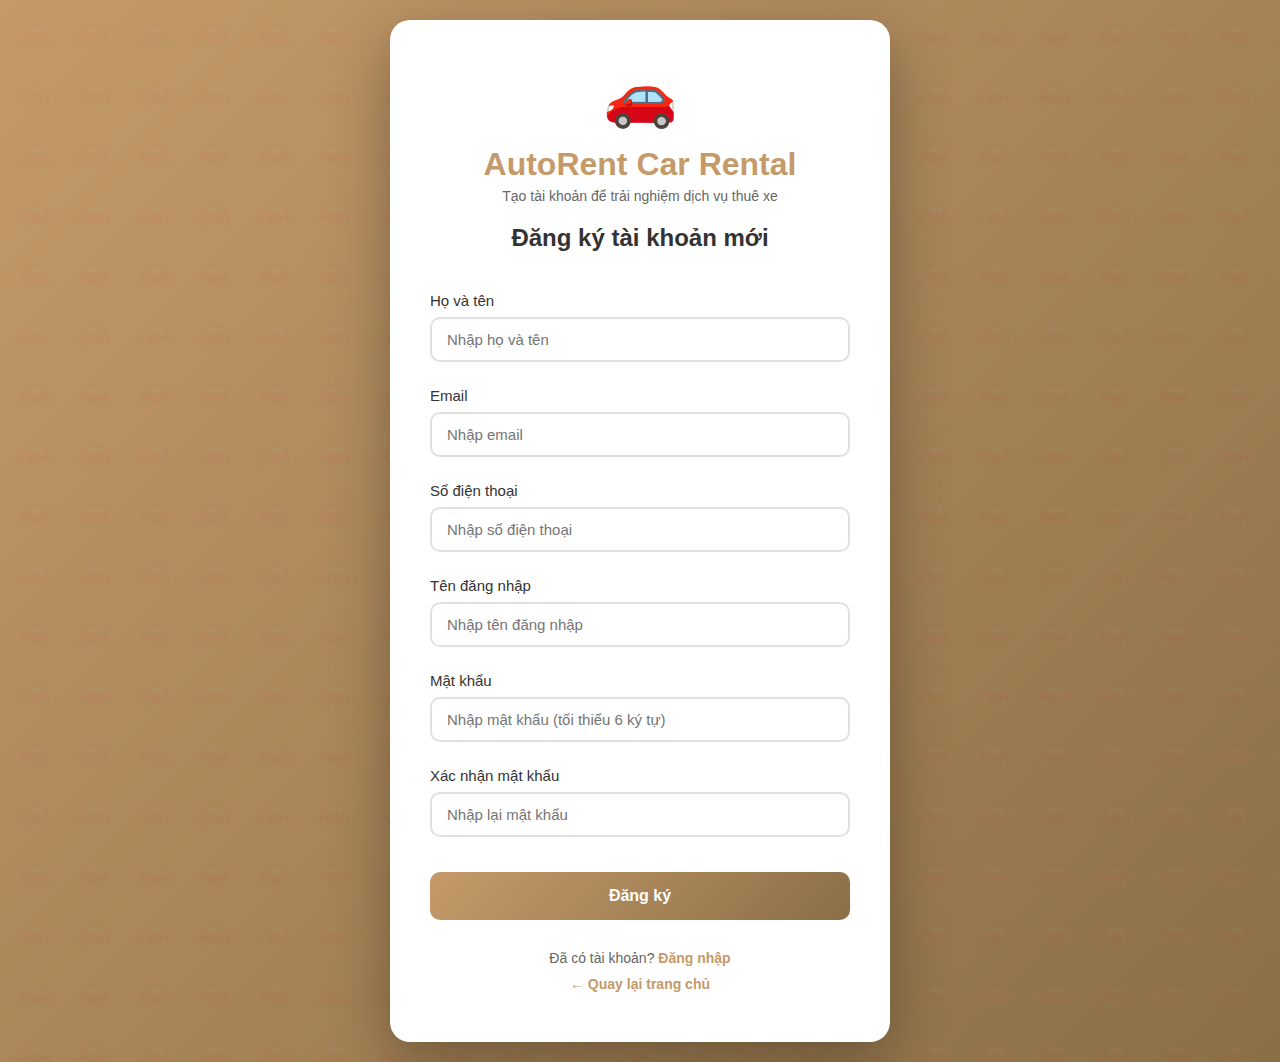
<file: dangky.html>
<!DOCTYPE html>
<html lang="vi">
<head>
    <meta charset="UTF-8">
    <meta name="viewport" content="width=device-width, initial-scale=1.0">
    <link rel="icon" type="image/x-icon" href="favicon.ico">
    <title>Đăng ký - AutoRent</title>
    <link rel="stylesheet" href="css/auth.css">
</head>
<body>
    <div class="auth-container">
        <div class="auth-box">
            <div class="auth-header">
                <div class="auth-logo">🚗</div>
                <h1>AutoRent Car Rental</h1>
                <p class="auth-subtitle">Tạo tài khoản để trải nghiệm dịch vụ thuê xe</p>
                <h2>Đăng ký tài khoản mới</h2>
            </div>

            <form id="registerForm">
                <div class="form-group">
                    <label>Họ và tên</label>
                    <input type="text" id="fullname" required placeholder="Nhập họ và tên">
                </div>

                <div class="form-group">
                    <label>Email</label>
                    <input type="email" id="email" required placeholder="Nhập email">
                </div>

                <div class="form-group">
                    <label>Số điện thoại</label>
                    <input type="tel" id="phone" required placeholder="Nhập số điện thoại">
                </div>

                <div class="form-group">
                    <label>Tên đăng nhập</label>
                    <input type="text" id="username" required placeholder="Nhập tên đăng nhập">
                </div>

                <div class="form-group">
                    <label>Mật khẩu</label>
                    <input type="password" id="password" required placeholder="Nhập mật khẩu (tối thiểu 6 ký tự)">
                </div>

                <div class="form-group">
                    <label>Xác nhận mật khẩu</label>
                    <input type="password" id="confirmPassword" required placeholder="Nhập lại mật khẩu">
                </div>

                <button type="submit" class="btn-submit">Đăng ký</button>

                <div class="auth-footer">
                    <p>Đã có tài khoản? <a href="login.html">Đăng nhập</a></p>
                    <p><a href="trangchu.html">← Quay lại trang chủ</a></p>
                </div>
            </form>
        </div>
    </div>

    <script src="js/auth.js"></script>
    <script>
        document.getElementById('registerForm').addEventListener('submit', function(e) {
            e.preventDefault();
            
            const fullname = document.getElementById('fullname').value;
            const email = document.getElementById('email').value;
            const phone = document.getElementById('phone').value;
            const username = document.getElementById('username').value;
            const password = document.getElementById('password').value;
            const confirmPassword = document.getElementById('confirmPassword').value;

            if (password.length < 6) {
                alert('Mật khẩu phải có ít nhất 6 ký tự!');
                return;
            }

            if (password !== confirmPassword) {
                alert('Mật khẩu xác nhận không khớp!');
                return;
            }

            if (register(username, password, fullname, email, phone)) {
                alert('Đăng ký thành công! Vui lòng đăng nhập.');
                window.location.href = 'login.html';
            } else {
                alert('Tên đăng nhập đã tồn tại!');
            }
        });
    </script>
</body>
</html>
</file>
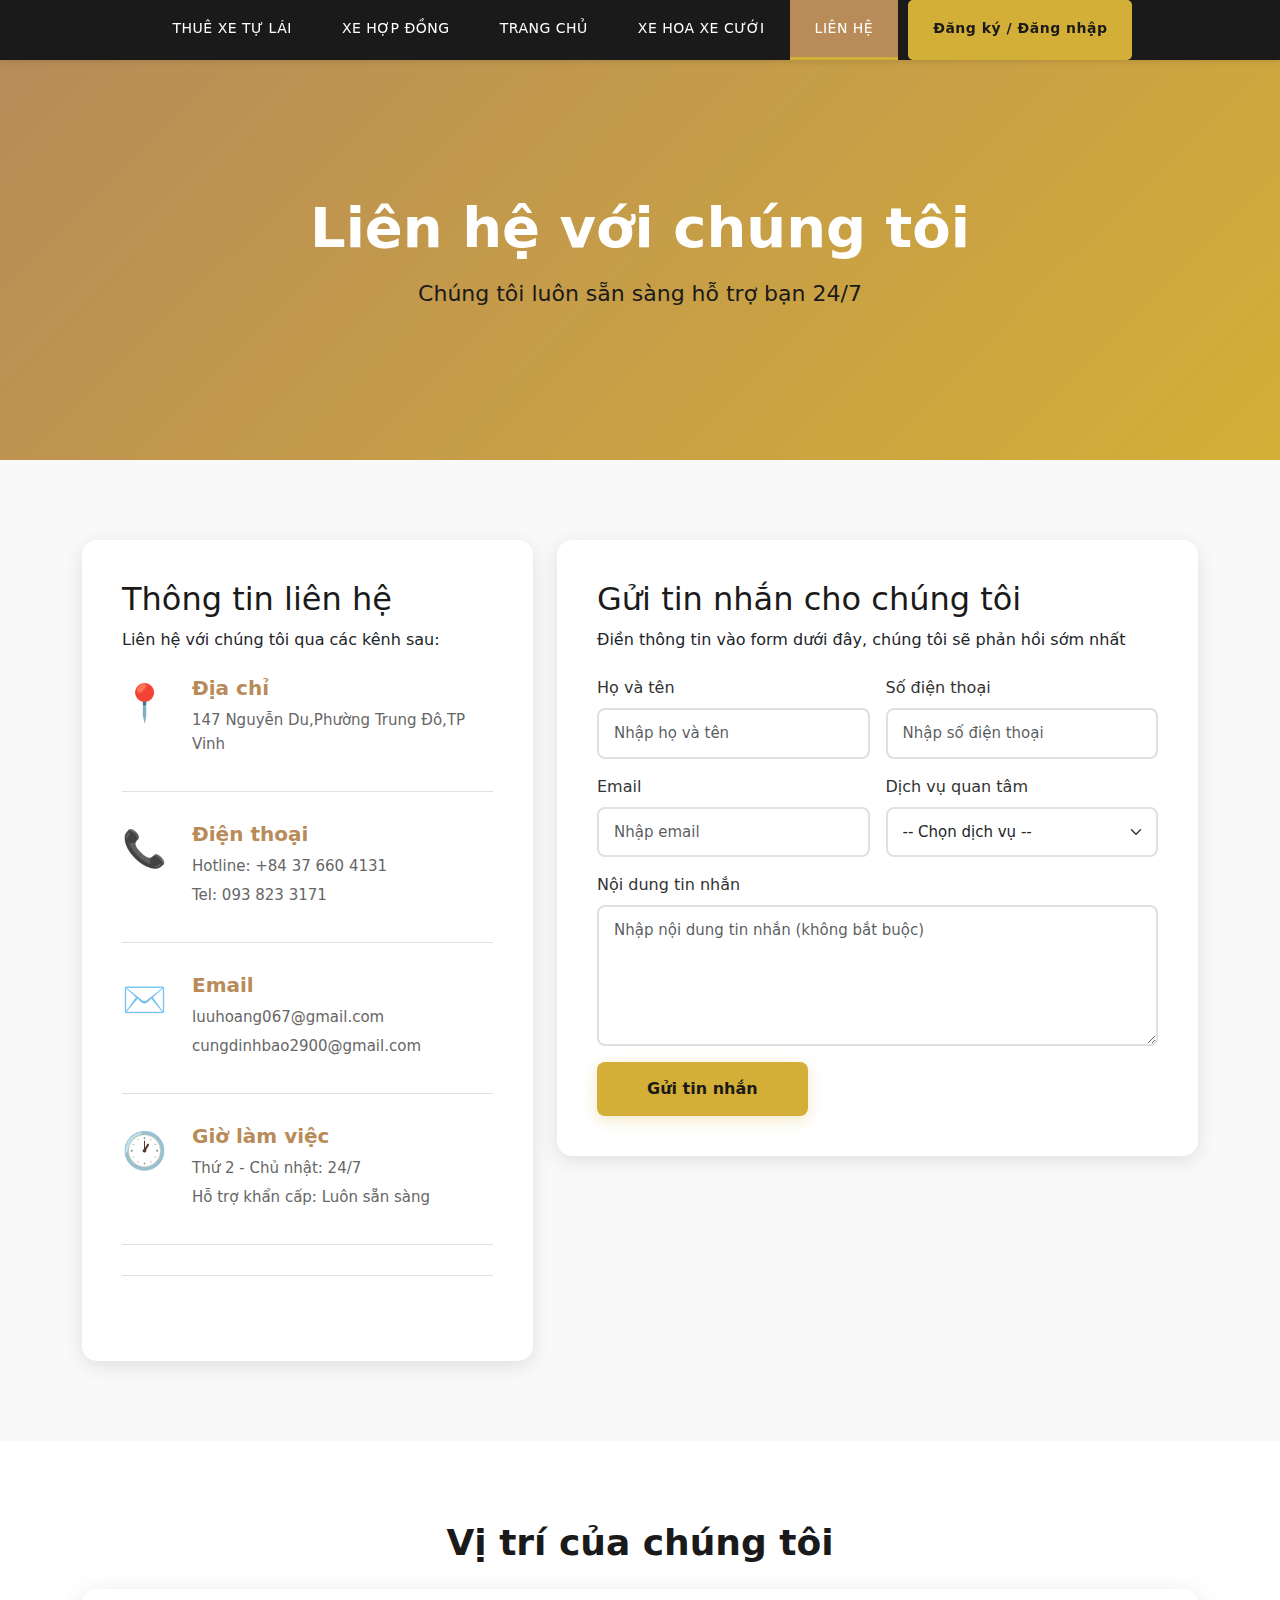
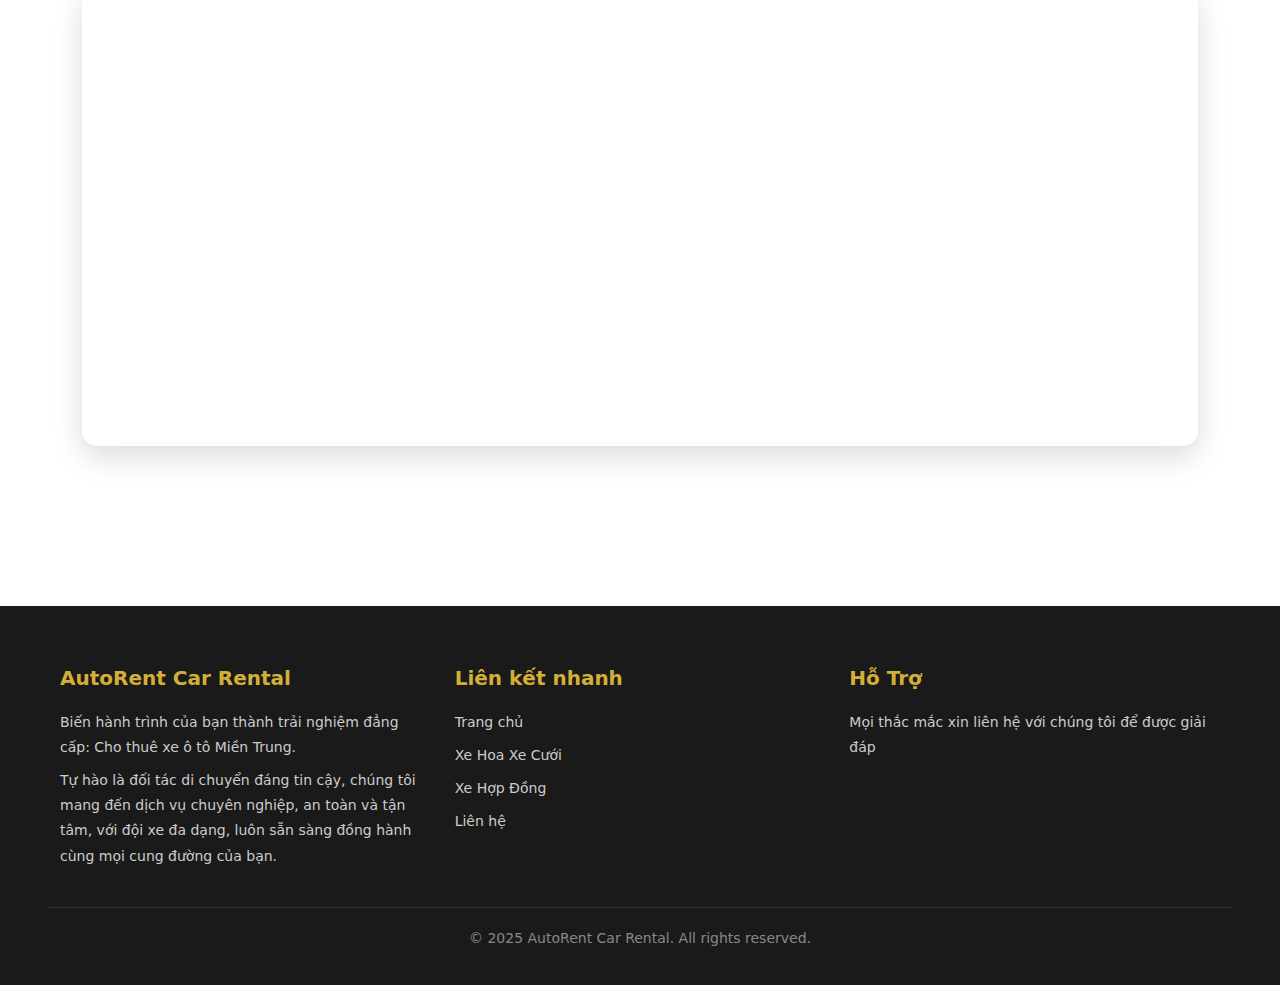
<file: lienhe.html>
<!DOCTYPE html>
<html lang="vi">
  
    <!-- CSS -->
    <link rel="stylesheet" href="css/main.css" />
    <link rel="stylesheet" href="css/lienhe.css" />

    <!-- Bootstrap -->
    <link
      href="https://cdn.jsdelivr.net/npm/bootstrap@5.3.8/dist/css/bootstrap.min.css"
      rel="stylesheet"
    />
    <script src="https://cdn.jsdelivr.net/npm/bootstrap@5.3.8/dist/js/bootstrap.bundle.min.js"></script>
    <script src="js/images.js"></script>
  </head>

  <body>
    <!-- NAV BAR -->
    <nav class="menu">
      <ul>
        <li><a href="thuexetulai.html">THUÊ XE TỰ LÁI</a></li>
        <li><a href="xehopdong.html">XE HỢP ĐỒNG</a></li>
        <li><a href="index.html">TRANG CHỦ</a></li>
        <li><a href="xehoaxecuoi.html">XE HOA XE CƯỚI</a></li>
        <li class="active"><a href="lienhe.html">LIÊN HỆ</a></li>
        <li class="login"><a href="login.html">Đăng ký / Đăng nhập</a></li>
      </ul>
    </nav>

    <!-- BANNER -->
    <section class="contact-banner">
      <div class="banner-overlay">
        <h1>Liên hệ với chúng tôi</h1>
        <p>Chúng tôi luôn sẵn sàng hỗ trợ bạn 24/7</p>
      </div>
    </section>

    <!-- CONTACT SECTION -->
    <section class="contact-section">
      <div class="container">
        <div class="row">
          <!-- THÔNG TIN LIÊN HỆ -->
          <div class="col-lg-5">
            <div class="contact-info">
              <h2>Thông tin liên hệ</h2>
              <p class="mb-4">Liên hệ với chúng tôi qua các kênh sau:</p>

              <div class="contact-item">
                <div class="contact-icon">📍</div>
                <div>
                  <h4>Địa chỉ</h4>
                  <p>147 Nguyễn Du,Phường Trung Đô,TP Vinh</p>
                </div>
              </div>

              <div class="contact-item">
                <div class="contact-icon">📞</div>
                <div>
                  <h4>Điện thoại</h4>
                  <p>Hotline: +84 37 660 4131</p>
                  <p>Tel: 093 823 3171</p>
                </div>
              </div>

              <div class="contact-item">
                <div class="contact-icon">✉️</div>
                <div>
                  <h4>Email</h4>
                  <p>luuhoang067@gmail.com<p>
                  <p>cungdinhbao2900@gmail.com</p>
                </div>
              </div>

              <div class="contact-item">
                <div class="contact-icon">🕐</div>
                <div>
                  <h4>Giờ làm việc</h4>
                  <p>Thứ 2 - Chủ nhật: 24/7</p>
                  <p>Hỗ trợ khẩn cấp: Luôn sẵn sàng</p>
                </div>
              </div>

              <div class="social-media">
              
                <div class="social-links">
                  <!-- <a href="#" title="Facebook">
                    <img src="images/facebook.png" alt="Facebook" />
                  </a>
                  <a href="#" title="Instagram">
                    <img src="images/instagram.jpg" alt="Instagram" />
                  </a>
                  <a href="#" title="TikTok">
                    <img src="images/tiktok.jpg" alt="TikTok" /> -->
                  </a>
                </div>
              </div>
            </div>
          </div>

          <!-- FORM LIÊN HỆ -->
          <div class="col-lg-7">
            <div class="contact-form">
              <h2>Gửi tin nhắn cho chúng tôi</h2>
              <p class="mb-4">Điền thông tin vào form dưới đây, chúng tôi sẽ phản hồi sớm nhất</p>

             <form id="contactForm">
  <div class="row g-3">
    <div class="col-md-6">
      <label>Họ và tên</label>
      <input
        type="text"
        id="fullname"
        class="form-control"
        placeholder="Nhập họ và tên "
      />
    </div>

    <div class="col-md-6">
      <label>Số điện thoại</label>
      <input
        type="tel"
        id="phone"
        class="form-control"
        placeholder="Nhập số điện thoại "
      />
    </div>

    <div class="col-md-6">
      <label>Email</label>
      <input
        type="email"
        class="form-control"
        placeholder="Nhập email "
      />
    </div>

    <div class="col-md-6">
      <label>Dịch vụ quan tâm</label>
      <select class="form-select">
        <option selected disabled>-- Chọn dịch vụ --</option>
        <option>Thuê xe tự lái</option>
        <option>Thuê xe hợp đồng </option>
        <option>Thuê xe hoa cưới </option>
        <option>Tư vấn chung</option>
      </select>
    </div>

    <div class="col-12">
      <label>Nội dung tin nhắn</label>
      <textarea
        class="form-control"
        rows="5"
        placeholder="Nhập nội dung tin nhắn (không bắt buộc)"
      ></textarea>
    </div>

    <div class="col-12">
      <button type="submit" class="btn-submit">
        Gửi tin nhắn
      </button>
    </div>
  </div>
</form>


            </div>
          </div>
        </div>
      </div>
    </section>

    <!-- SUCCESS TOAST -->
    <div class="success-toast" id="successToast">
      <div class="success-icon">✓</div>
      <span>Tin nhắn đã được gửi thành công! Chúng tôi sẽ liên hệ với bạn sớm.</span>
    </div>

    <!-- MAP SECTION -->
    <section class="map-section">
      <div class="container">
        <h2 class="text-center mb-4">Vị trí của chúng tôi</h2>
        <div class="map-container">
         <iframe
       src="https://www.google.com/maps/embed?pb=!1m18!1m12!1m3!1d3919.581524738141!2d105.67951131533475!3d18.679771787413318!2m3!1f0!2f0!3f0!3m2!1i1024!2i768!4f13.1!3m3!1m2!1s0x313b0de1b8ee1e5d%3A0xabcdef1234567890!2s147+Nguy%E1%BB%85n+Du%2C+Trung+%C4%90%C3%B4%2C+Vinh%2C+Nghe+An%2C+Viet+Nam!5e0!3m2!1sen!2s!4v0000000000000"
      width="100%"
      height="450"
       style="border:0;"
       allowfullscreen=""
       loading="lazy">
</iframe>

        </div>
      </div>
    </section>

  
    <footer>
      <div class="footer-content">
        <div class="row">
          <div class="col-md-4 footer-section">
            <h3>AutoRent Car Rental</h3>
            <p>Biến hành trình của bạn thành trải nghiệm đẳng cấp: Cho thuê xe ô tô Miền Trung.
              <p>Tự hào là đối tác di chuyển đáng tin cậy, chúng tôi mang đến dịch vụ chuyên nghiệp, 
                an toàn và tận tâm, với đội xe đa dạng, luôn sẵn sàng đồng hành cùng mọi cung đường của bạn.</p>
          </div>
          <div class="col-md-4 footer-section">
            <h3>Liên kết nhanh</h3>
            <p><a href="trangchu.html">Trang chủ</a></p>
            <p><a href="xehoaxecuoi.html">Xe Hoa Xe Cưới</a></p>
            <p><a href="xehopdong.html">Xe Hợp Đồng</a></p>
            <p><a href="lienhe.html">Liên hệ</a></p>
          </div>
          <div class="col-md-4 footer-section">
            <h3>Hỗ Trợ</h3>
             <p> Mọi thắc mắc xin liên hệ với chúng tôi để được giải đáp </p>
            <div class="social-links">
            
          </div>
        </div>
        <div class="footer-bottom">
          <p>&copy; 2025 AutoRent Car Rental. All rights reserved.</p>
        </div>
      </div>
    </footer>

    <!-- SCRIPT -->
    <script>
      const contactForm = document.getElementById('contactForm');
      const successToast = document.getElementById('successToast');

      contactForm.addEventListener('submit', function(e) {
        e.preventDefault();
        
        successToast.classList.add('show');
           
        contactForm.reset();
         
        setTimeout(() => {
          successToast.classList.remove('show');
        }, 5000);
      });
    </script>
    <script src="js/menu.js"></script>
</body>
</html>
</file>
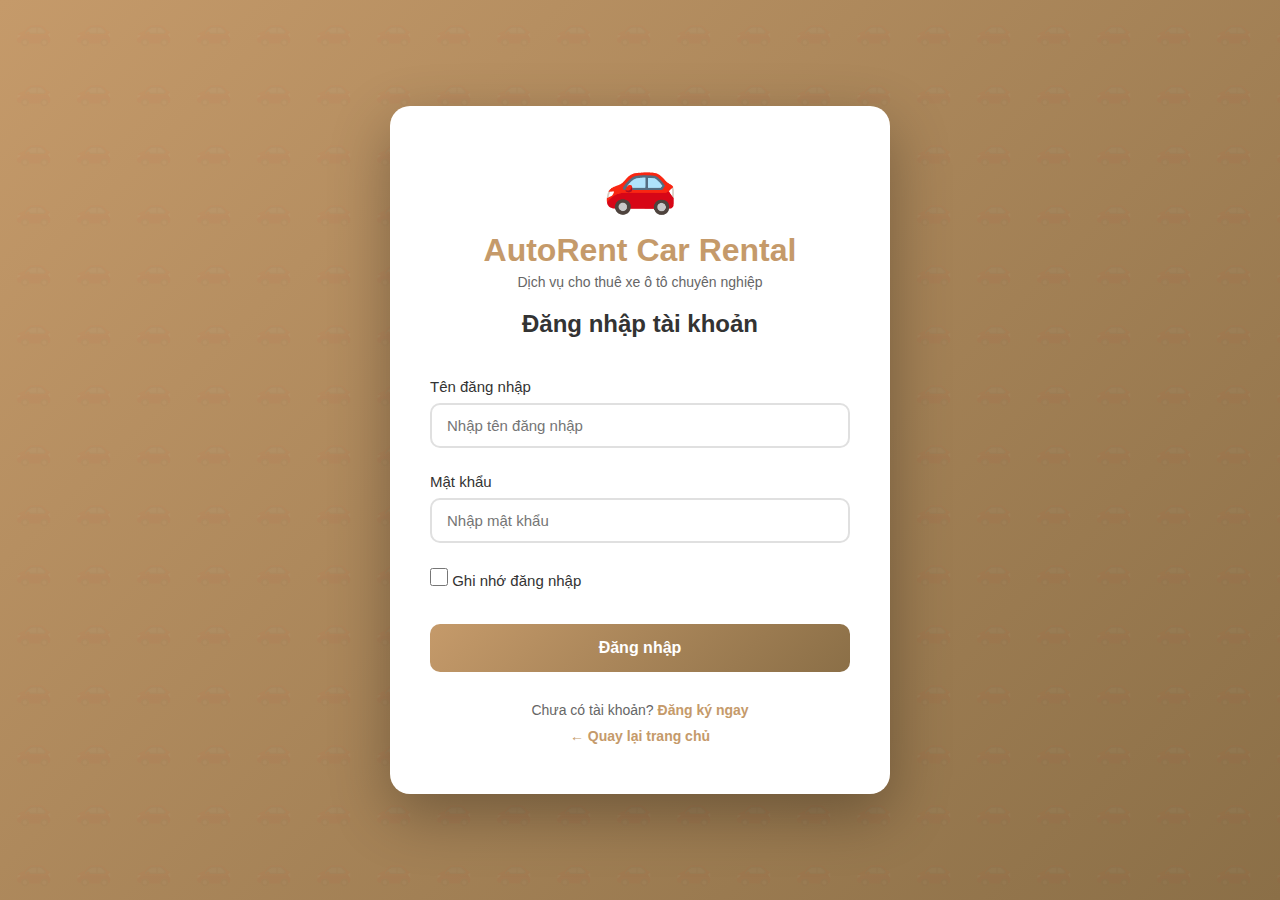
<file: login.html>
<!DOCTYPE html>
<html lang="vi">
<head>
    <meta charset="UTF-8">
    <meta name="viewport" content="width=device-width, initial-scale=1.0">
    <link rel="icon" type="image/x-icon" href="favicon.ico">
    <title>Đăng nhập - AutoRent</title>
    <link rel="stylesheet" href="css/auth.css">
</head>
<body>
    <div class="auth-container">
        <div class="auth-box">
            <div class="auth-header">
                <div class="auth-logo">🚗</div>
                <h1>AutoRent Car Rental</h1>
                <p class="auth-subtitle">Dịch vụ cho thuê xe ô tô chuyên nghiệp</p>
                <h2>Đăng nhập tài khoản</h2>
            </div>

            <form id="loginForm">
                <div class="form-group">
                    <label>Tên đăng nhập</label>
                    <input type="text" id="username" required placeholder="Nhập tên đăng nhập">
                </div>

                <div class="form-group">
                    <label>Mật khẩu</label>
                    <input type="password" id="password" required placeholder="Nhập mật khẩu">
                </div>

                <div class="form-group">
                    <label class="checkbox-label">
                        <input type="checkbox" id="remember"> Ghi nhớ đăng nhập
                    </label>
                </div>

                <button type="submit" class="btn-submit">Đăng nhập</button>

                <div class="auth-footer">
                    <p>Chưa có tài khoản? <a href="dangky.html">Đăng ký ngay</a></p>
                    <p><a href="trangchu.html">← Quay lại trang chủ</a></p>
                </div>
            </form>
        </div>
    </div>

    <script src="js/auth.js"></script>
    <script>
        document.getElementById('loginForm').addEventListener('submit', function(e) {
            e.preventDefault();
            
            const username = document.getElementById('username').value;
            const password = document.getElementById('password').value;
            const remember = document.getElementById('remember').checked;

            if (login(username, password, remember)) {
                const user = getCurrentUser();
                if (user.role === 'admin') {
                    window.location.href = 'admin/dashboard.html';
                } else {
                    window.location.href = 'index.html';
                }
            } else {
                alert('Tên đăng nhập hoặc mật khẩu không đúng!');
            }
        });
    </script>
</body>
</html>
</file>
<file: css/auth.css>
/* ===========================
   AUTH.CSS - Styles cho đăng nhập/đăng ký
   =========================== */

* {
    margin: 0;
    padding: 0;
    box-sizing: border-box;
}

body {
    font-family: 'Segoe UI', Tahoma, Geneva, Verdana, sans-serif;
    background: linear-gradient(135deg, #c59a6a 0%, #8b6f47 100%);
    min-height: 100vh;
    display: flex;
    align-items: center;
    justify-content: center;
    padding: 20px;
    position: relative;
}

body::before {
    content: '';
    position: absolute;
    top: 0;
    left: 0;
    right: 0;
    bottom: 0;
    background-image: url('data:image/svg+xml,<svg width="60" height="60" xmlns="http://www.w3.org/2000/svg"><text x="15" y="40" font-size="30" opacity="0.1">🚗</text></svg>');
    opacity: 0.3;
    z-index: 0;
}

.auth-container {
    position: relative;
    z-index: 1;
}

.auth-container {
    width: 100%;
    max-width: 500px;
}

.auth-box {
    background-color: #fff;
    border-radius: 20px;
    padding: 40px;
    box-shadow: 0 20px 60px rgba(0,0,0,0.3);
}

.auth-header {
    text-align: center;
    margin-bottom: 40px;
}

.auth-logo {
    font-size: 60px;
    margin-bottom: 15px;
    animation: bounce 2s infinite;
}

@keyframes bounce {
    0%, 100% { transform: translateY(0); }
    50% { transform: translateY(-10px); }
}

.auth-header h1 {
    font-size: 32px;
    color: #c59a6a;
    margin-bottom: 5px;
}

.auth-subtitle {
    color: #666;
    font-size: 14px;
    margin-bottom: 20px;
}

.auth-header h2 {
    font-size: 24px;
    color: #333;
    font-weight: 600;
}

.form-group {
    margin-bottom: 25px;
}

.form-group label {
    display: block;
    margin-bottom: 8px;
    color: #333;
    font-weight: 500;
    font-size: 15px;
}

.form-group input[type="text"],
.form-group input[type="password"],
.form-group input[type="email"],
.form-group input[type="tel"] {
    width: 100%;
    padding: 12px 15px;
    border: 2px solid #e0e0e0;
    border-radius: 10px;
    font-size: 15px;
    transition: all 0.3s ease;
}

.form-group input:focus {
    outline: none;
    border-color: #c59a6a;
    box-shadow: 0 0 0 3px rgba(197, 154, 106, 0.1);
}

.checkbox-label {
    display: flex;
    align-items: center;
    gap: 10px;
    cursor: pointer;
}

.checkbox-label input[type="checkbox"] {
    width: 18px;
    height: 18px;
    cursor: pointer;
}

.btn-submit {
    width: 100%;
    padding: 15px;
    background: linear-gradient(135deg, #c59a6a 0%, #8b6f47 100%);
    color: #fff;
    border: none;
    border-radius: 10px;
    font-size: 16px;
    font-weight: 600;
    cursor: pointer;
    transition: all 0.3s ease;
    margin-top: 10px;
}

.btn-submit:hover {
    transform: translateY(-2px);
    box-shadow: 0 10px 25px rgba(197, 154, 106, 0.4);
    background: linear-gradient(135deg, #d4a574 0%, #9a7d52 100%);
}

.auth-footer {
    text-align: center;
    margin-top: 30px;
}

.auth-footer p {
    margin: 10px 0;
    color: #666;
    font-size: 14px;
}

.auth-footer a {
    color: #c59a6a;
    text-decoration: none;
    font-weight: 600;
}

.auth-footer a:hover {
    text-decoration: underline;
    color: #8b6f47;
}

.demo-info {
    margin-top: 30px;
    padding: 20px;
    background-color: #faf8f5;
    border-radius: 10px;
    border-left: 4px solid #c59a6a;
}

.demo-info h4 {
    color: #c59a6a;
    margin-bottom: 10px;
    font-size: 16px;
}

.demo-info p {
    color: #555;
    font-size: 14px;
    margin: 5px 0;
}

.demo-info strong {
    color: #333;
}

/* RESPONSIVE */
@media (max-width: 600px) {
    .auth-box {
        padding: 30px 20px;
    }

    .auth-header h1 {
        font-size: 26px;
    }

    .auth-header h2 {
        font-size: 20px;
    }
}
</file>
<file: css/main.css>
/* ===========================
   MAIN.CSS - Styles chung cho tất cả trang
   =========================== */

* {
  margin: 0;
  padding: 0;
  box-sizing: border-box;
}

body {
  font-family: 'Segoe UI', Tahoma, Geneva, Verdana, sans-serif;
  line-height: 1.6;
  color: #333;
  background-color: #fff;
}

/* MENU / NAVIGATION */
.menu {
  background-color: #1a1a1a;
  padding: 0;
  position: sticky;
  top: 0;
  z-index: 1000;
  box-shadow: 0 2px 5px rgba(0,0,0,0.1);
  min-height: 55px;
}

.menu-header {
  display: none;
  justify-content: space-between;
  align-items: center;
  padding: 0 15px;
  height: 55px;
  background-color: #1a1a1a;
}

.menu-toggle {
  display: none;
  background-color: transparent;
  border: none;
  color: #fff;
  font-size: 26px;
  padding: 10px;
  cursor: pointer;
  z-index: 1002;
  width: 45px;
  height: 45px;
  line-height: 1;
}

.menu-login-mobile {
  display: none;
}

.menu-login-mobile a {
  background-color: #c59a6a;
  color: #fff;
  padding: 8px 15px;
  border-radius: 5px;
  text-decoration: none;
  font-size: 13px;
  font-weight: 600;
  white-space: nowrap;
}

.menu ul {
  list-style: none;
  display: flex;
  justify-content: center;
  align-items: center;
  margin: 0;
  padding: 0;
  flex-wrap: wrap;
}

.menu li {
  margin: 0;
}

.menu li a {
  display: block;
  color: #fff;
  text-decoration: none;
  padding: 18px 25px;
  font-size: 14px;
  font-weight: 500;
  letter-spacing: 0.5px;
  transition: all 0.3s ease;
  border-bottom: 3px solid transparent;
}

.menu li a:hover {
  background-color: #b88b58;
  border-bottom-color: #d4af37;
}

.menu li.active a {
  background-color: #b88b58;
  border-bottom-color: #d4af37;
}

.menu li.login a {
  background-color: #d4af37;
  color: #1a1a1a;
  font-weight: 600;
  margin-left: 10px;
  border-radius: 5px;
}

.menu li.login a:hover {
  background-color: #f0c653;
  transform: translateY(-2px);
}

/* CONTAINER */
.container {
  max-width: 1200px;
  margin: 0 auto;
  padding: 0 20px;
}

/* BUTTONS */
button, .btn {
  cursor: pointer;
  border: none;
  outline: none;
  font-family: inherit;
  transition: all 0.3s ease;
}

/* IMAGES */
img {
  max-width: 100%;
  height: auto;
  display: block;
}

/* SECTIONS */
section {
  padding: 60px 0;
}

/* HEADINGS */
h1, h2, h3, h4, h5, h6 {
  margin-bottom: 15px;
  font-weight: 600;
  color: #1a1a1a;
}

h1 {
  font-size: 42px;
}

h2 {
  font-size: 36px;
}

h3 {
  font-size: 28px;
}

/* FOOTER */
.footer {
  background-color: #1a1a1a;
  color: #fff;
  padding: 60px 0 20px;
  margin-top: 80px;
}

footer {
  background-color: #1a1a1a;
  color: #fff;
  padding: 40px 0 20px;
  margin-top: 60px;
}

.footer-container {
  max-width: 1200px;
  margin: 0 auto;
  padding: 0 20px;
  display: grid;
  grid-template-columns: repeat(4, 1fr);
  gap: 40px;
}

.footer-content {
  max-width: 1200px;
  margin: 0 auto;
  padding: 0 20px;
}

.footer-box {
  padding: 0 15px;
}

.footer-box h4 {
  color: #d4af37;
  font-size: 20px;
  margin-bottom: 20px;
  font-weight: 600;
}

.footer-box p {
  color: #ccc;
  line-height: 1.8;
  margin-bottom: 10px;
  font-size: 14px;
}

.footer-box a {
  color: #ccc;
  text-decoration: none;
  transition: color 0.3s ease;
}

.footer-box a:hover {
  color: #d4af37;
}

.footer-section {
  margin-bottom: 30px;
}

.footer-section h3 {
  color: #d4af37;
  font-size: 20px;
  margin-bottom: 15px;
}

.footer-section p,
.footer-section a {
  color: #ccc;
  text-decoration: none;
  line-height: 1.8;
}

.footer-section a:hover {
  color: #d4af37;
}

.social-icons,
.social-links {
  display: flex;
  gap: 15px;
  margin-top: 15px;
}

.social-icons a,
.social-links a {
  display: flex;
  align-items: center;
  justify-content: center;
  width: 45px;
  height: 45px;
  border-radius: 50%;
  background-color: #333;
  transition: all 0.3s ease;
}

.social-icons a:hover,
.social-links a:hover {
  background-color: #d4af37;
  transform: translateY(-3px);
}

.social-icons img,
.social-links img {
  width: 22px;
  height: 22px;
  filter: brightness(0) invert(1);
}

.footer-bottom {
  text-align: center;
  padding-top: 20px;
  margin-top: 30px;
  border-top: 1px solid #333;
  color: #888;
  font-size: 14px;
}

/* RESPONSIVE */
@media (max-width: 992px) {
  .footer-container {
    grid-template-columns: repeat(2, 1fr);
    gap: 30px;
  }
}

@media (max-width: 768px) {
  .menu {
    position: relative;
  }
  
  .menu-header {
    display: flex;
  }
  
  .menu-toggle {
    display: block;
  }
  
  .menu-login-mobile {
    display: block;
  }
  
  .menu ul {
    flex-direction: column;
    position: absolute;
    top: 55px;
    left: 0;
    right: 0;
    width: 100%;
    background-color: #1a1a1a;
    max-height: 0;
    overflow: hidden;
    transition: max-height 0.4s ease-in-out;
    box-shadow: 0 4px 10px rgba(0,0,0,0.3);
  }
  
  .menu ul.active {
    max-height: 500px;
    overflow-y: auto;
  }
  
  .menu li {
    width: 100%;
    text-align: center;
    border-bottom: 1px solid rgba(255,255,255,0.1);
  }
  
  .menu ul.active li {
    animation: slideDown 0.3s ease forwards;
  }
  
  .menu li.login {
    display: none;
  }
  
  @keyframes slideDown {
    to {
      opacity: 1;
      transform: translateY(0);
    }
  }
  
  .menu li:last-child {
    border-bottom: none;
  }
  
  .menu li a {
    padding: 16px;
    font-size: 15px;
    display: block;
  }
  
  .menu li.login a {
    margin-left: 0;
    margin-top: 0;
    background-color: #c59a6a;
    border-radius: 0;
    color: #fff;
  }
  
  h1 {
    font-size: 28px;
    line-height: 1.3;
  }
  
  h2 {
    font-size: 24px;
    line-height: 1.3;
  }
  
  h3 {
    font-size: 20px;
  }
  
  section {
    padding: 30px 15px;
  }
  
  .container {
    padding: 0 15px;
  }
}

@media (max-width: 576px) {
  .menu-toggle {
    font-size: 22px;
    padding: 8px;
    width: 40px;
    height: 40px;
  }
  
  .menu-login-mobile a {
    padding: 6px 12px;
    font-size: 12px;
  }
  
  .menu li a {
    padding: 14px;
    font-size: 14px;
  }
  
  h1 {
    font-size: 22px;
  }
  
  h2 {
    font-size: 19px;
  }
  
  h3 {
    font-size: 17px;
  }
  
  section {
    padding: 20px 10px;
  }
  
  .footer-container {
    grid-template-columns: 1fr;
    text-align: center;
    gap: 30px;
  }
  
  .social-icons,
  .social-links {
    justify-content: center;
  }
  
  button, .btn {
    font-size: 14px;
    padding: 10px 18px;
  }
}
</file>
<file: css/lienhe.css>
/* ===========================
   LIENHE.CSS - Styles cho trang liên hệ
   =========================== */

/* RESET & BASE */
* {
  margin: 0;
  padding: 0;
  box-sizing: border-box;
}

body {
  font-family: 'Segoe UI', Tahoma, Geneva, Verdana, sans-serif;
  background-color: #f5f5f5;
  color: #333;
  line-height: 1.6;
}

/* MENU */
.menu {
  background-color: #1a1a1a;
  padding: 0;
  position: sticky;
  top: 0;
  z-index: 1000;
  box-shadow: 0 2px 5px rgba(0,0,0,0.1);
}

.menu ul {
  list-style: none;
  display: flex;
  justify-content: center;
  align-items: center;
  margin: 0;
  padding: 0;
  flex-wrap: wrap;
}

.menu li {
  margin: 0;
}

.menu li a {
  display: block;
  color: #fff;
  text-decoration: none;
  padding: 18px 25px;
  font-size: 14px;
  font-weight: 500;
  letter-spacing: 0.5px;
  transition: all 0.3s ease;
  border-bottom: 3px solid transparent;
}

.menu li a:hover {
  background-color: #b88b58;
  border-bottom-color: #d4af37;
}

.menu li.active a {
  background-color: #b88b58;
  border-bottom-color: #d4af37;
}

.menu li.login a {
  background-color: #d4af37;
  color: #1a1a1a;
  font-weight: 600;
  margin-left: 10px;
  border-radius: 5px;
}

.menu li.login a:hover {
  background-color: #f0c653;
  transform: translateY(-2px);
}

/* CONTACT BANNER */
.contact-banner {
  height: 400px;
  background: linear-gradient(135deg, #b88b58 0%, #d4af37 100%);
  display: flex;
  align-items: center;
  justify-content: center;
  position: relative;
}

.banner-overlay {
  text-align: center;
  color: #fff;
  z-index: 2;
}

.banner-overlay h1 {
  font-size: 56px;
  font-weight: 700;
  margin-bottom: 15px;
  color: #fff;
}

.banner-overlay p {
  font-size: 22px;
  color: #1a1a1a;
  font-weight: 500;
}

/* CONTACT SECTION */
.contact-section {
  padding: 80px 20px;
  background-color: #f9f9f9;
}

.contact-info {
  background-color: #fff;
  padding: 40px;
  border-radius: 15px;
  box-shadow: 0 5px 20px rgba(0,0,0,0.1);
  height: 100%;
}

.contact-info h2 {
  font-size: 32px;
  color: #1a1a1a;
  margin-bottom: 10px;
}

.contact-item {
  display: flex;
  gap: 20px;
  margin-bottom: 30px;
  padding-bottom: 30px;
  border-bottom: 1px solid #e0e0e0;
}

.contact-item:last-of-type {
  border-bottom: none;
  margin-bottom: 30px;
}

.contact-icon {
  font-size: 36px;
  width: 50px;
  flex-shrink: 0;
}

.contact-item h4 {
  font-size: 20px;
  color: #b88b58;
  margin-bottom: 8px;
  font-weight: 600;
}

.contact-item p {
  font-size: 15px;
  color: #666;
  margin-bottom: 5px;
  line-height: 1.6;
}

.social-media {
  margin-top: 30px;
  padding-top: 30px;
  border-top: 1px solid #e0e0e0;
}

.social-media h4 {
  font-size: 20px;
  color: #b88b58;
  margin-bottom: 15px;
  font-weight: 600;
}

.social-links {
  display: flex;
  gap: 15px;
}

.social-links a {
  display: flex;
  align-items: center;
  justify-content: center;
  width: 45px;
  height: 45px;
  border-radius: 50%;
  background-color: #b88b58;
  transition: all 0.3s ease;
}

.social-links a:hover {
  background-color: #d4af37;
  transform: translateY(-3px);
  box-shadow: 0 5px 15px rgba(212, 175, 55, 0.4);
}

.social-links img {
  width: 22px;
  height: 22px;
  filter: brightness(0) invert(1);
}

/* CONTACT FORM */
.contact-form {
  background-color: #fff;
  padding: 40px;
  border-radius: 15px;
  box-shadow: 0 5px 20px rgba(0,0,0,0.1);
}

.contact-form h2 {
  font-size: 32px;
  color: #1a1a1a;
  margin-bottom: 10px;
}

.contact-form label {
  font-weight: 500;
  color: #333;
  margin-bottom: 8px;
  display: block;
}

.contact-form .form-control,
.contact-form .form-select {
  padding: 12px 15px;
  font-size: 15px;
  border: 2px solid #e0e0e0;
  border-radius: 8px;
  transition: all 0.3s ease;
}

.contact-form .form-control:focus,
.contact-form .form-select:focus {
  border-color: #b88b58;
  box-shadow: 0 0 0 0.2rem rgba(184, 139, 88, 0.25);
  outline: none;
}

.btn-submit {
  background-color: #d4af37;
  color: #1a1a1a;
  padding: 15px 50px;
  font-size: 16px;
  font-weight: 600;
  border-radius: 8px;
  border: none;
  cursor: pointer;
  transition: all 0.3s ease;
  box-shadow: 0 4px 15px rgba(212, 175, 55, 0.3);
}

.btn-submit:hover {
  background-color: #f0c653;
  transform: translateY(-3px);
  box-shadow: 0 6px 20px rgba(212, 175, 55, 0.4);
}

/* SUCCESS TOAST */
.success-toast {
  position: fixed;
  top: 20px;
  right: 20px;
  background-color: #28a745;
  color: #fff;
  padding: 20px 25px;
  border-radius: 10px;
  box-shadow: 0 5px 20px rgba(0,0,0,0.3);
  display: none;
  align-items: center;
  gap: 15px;
  z-index: 9999;
  animation: slideIn 0.4s ease;
  max-width: 400px;
}

.success-toast.show {
  display: flex;
}

@keyframes slideIn {
  from {
    transform: translateX(100%);
    opacity: 0;
  }
  to {
    transform: translateX(0);
    opacity: 1;
  }
}

.success-icon {
  width: 30px;
  height: 30px;
  background-color: #fff;
  color: #28a745;
  border-radius: 50%;
  display: flex;
  align-items: center;
  justify-content: center;
  font-weight: bold;
  font-size: 20px;
  flex-shrink: 0;
}

/* MAP SECTION */
.map-section {
  padding: 80px 20px;
  background-color: #fff;
}

.map-section h2 {
  font-size: 36px;
  color: #1a1a1a;
  font-weight: 600;
}

.map-container {
  max-width: 1200px;
  margin: 0 auto;
  box-shadow: 0 10px 30px rgba(0,0,0,0.15);
  border-radius: 15px;
  overflow: hidden;
}

/* RESPONSIVE */
@media (max-width: 768px) {
  .contact-banner {
    height: 300px;
  }
  
  .banner-overlay h1 {
    font-size: 26px;
  }
  
  .banner-overlay p {
    font-size: 15px;
  }
  
  .contact-section {
    padding: 40px 15px;
  }
  
  .contact-grid {
    grid-template-columns: 1fr;
    gap: 25px;
  }
  
  .contact-info,
  .contact-form {
    padding: 25px 15px;
    margin-bottom: 0;
  }
  
  .contact-info h2,
  .contact-form h2 {
    font-size: 22px;
  }
  
  .contact-item {
    flex-direction: row;
    gap: 15px;
    align-items: flex-start;
  }
  
  .contact-icon {
    font-size: 28px;
    min-width: 40px;
  }
  
  .contact-text h3 {
    font-size: 16px;
  }
  
  .contact-text p {
    font-size: 14px;
  }
  
  .form-group input,
  .form-group textarea {
    font-size: 14px;
  }
  
  .submit-btn {
    font-size: 15px;
    padding: 12px 25px;
  }
  
  .map-section {
    padding: 40px 15px;
  }
  
  .map-section h2 {
    font-size: 28px;
  }
  
  .success-toast {
    left: 20px;
    right: 20px;
    font-size: 14px;
  }
}

/* ===========================
   FOOTER STYLES
   =========================== */
footer {
  background-color: #1a1a1a;
  color: #fff;
  padding: 60px 0 20px;
  margin-top: 80px;
}

.footer-content {
  max-width: 1200px;
  margin: 0 auto;
  padding: 0 20px;
}

.footer-section {
  margin-bottom: 30px;
}

.footer-section h3 {
  color: #d4af37;
  font-size: 20px;
  margin-bottom: 20px;
  font-weight: 600;
}

.footer-section p,
.footer-section a {
  color: #ccc;
  text-decoration: none;
  line-height: 1.8;
  font-size: 14px;
  display: block;
  margin-bottom: 8px;
}

.footer-section a:hover {
  color: #d4af37;
}

.social-links {
  display: flex;
  gap: 15px;
  margin-top: 15px;
}

.social-links a {
  display: flex;
  align-items: center;
  justify-content: center;
  width: 45px;
  height: 45px;
  border-radius: 50%;
  background-color: #333;
  transition: all 0.3s ease;
}

.social-links a:hover {
  background-color: #d4af37;
  transform: translateY(-3px);
}

.social-links img {
  width: 22px;
  height: 22px;
  filter: brightness(0) invert(1);
}

.footer-bottom {
  text-align: center;
  padding-top: 20px;
  margin-top: 30px;
  border-top: 1px solid #333;
  color: #888;
  font-size: 14px;
}

/* RESPONSIVE FOOTER */
@media (max-width: 576px) {
  footer {
    padding: 40px 0 15px;
  }
  
  .footer-section {
    text-align: center;
  }
  
  .social-links {
    justify-content: center;
  }
}
</file>
